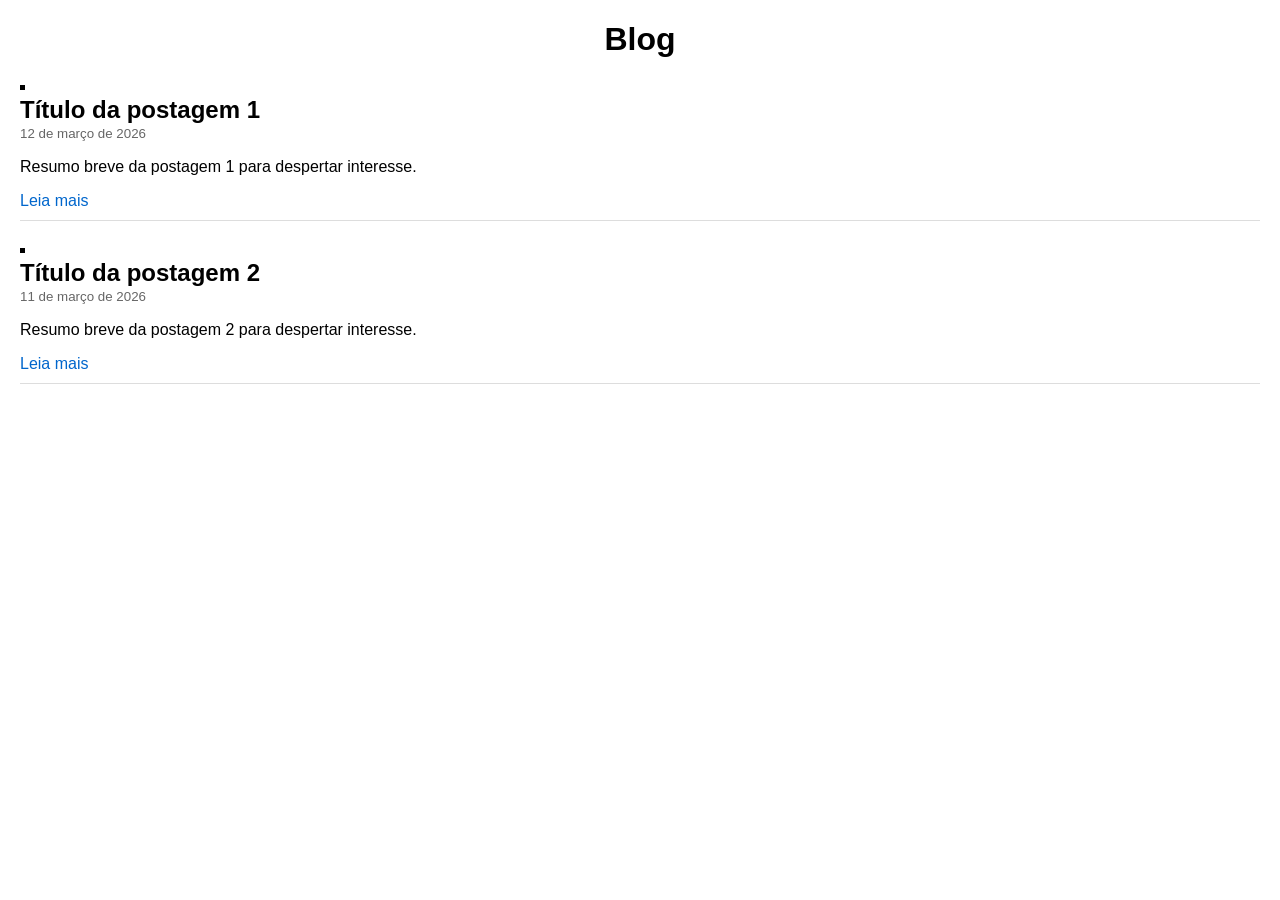
<file: 04/index.html>
<!DOCTYPE html>
<html lang="pt-BR">
<head>
    <meta charset="UTF-8">
    <meta name="viewport" content="width=device-width, initial-scale=1.0">
    <title>Blog</title>
    <link rel="stylesheet" href="styles.css">
</head>
<body>
    <h1>Blog</h1>
    <ul class="posts">
        <li>
            <h2>Título da postagem 1</h2>
            <small>12 de março de 2026</small>
            <p>Resumo breve da postagem 1 para despertar interesse.</p>
            <a href="#">Leia mais</a>
        </li>
        <li>
            <h2>Título da postagem 2</h2>
            <small>11 de março de 2026</small>
            <p>Resumo breve da postagem 2 para despertar interesse.</p>
            <a href="#">Leia mais</a>
        </li>
        <!-- Adicione mais posts conforme necessário -->
    </ul>
</body>
</html>
</file>
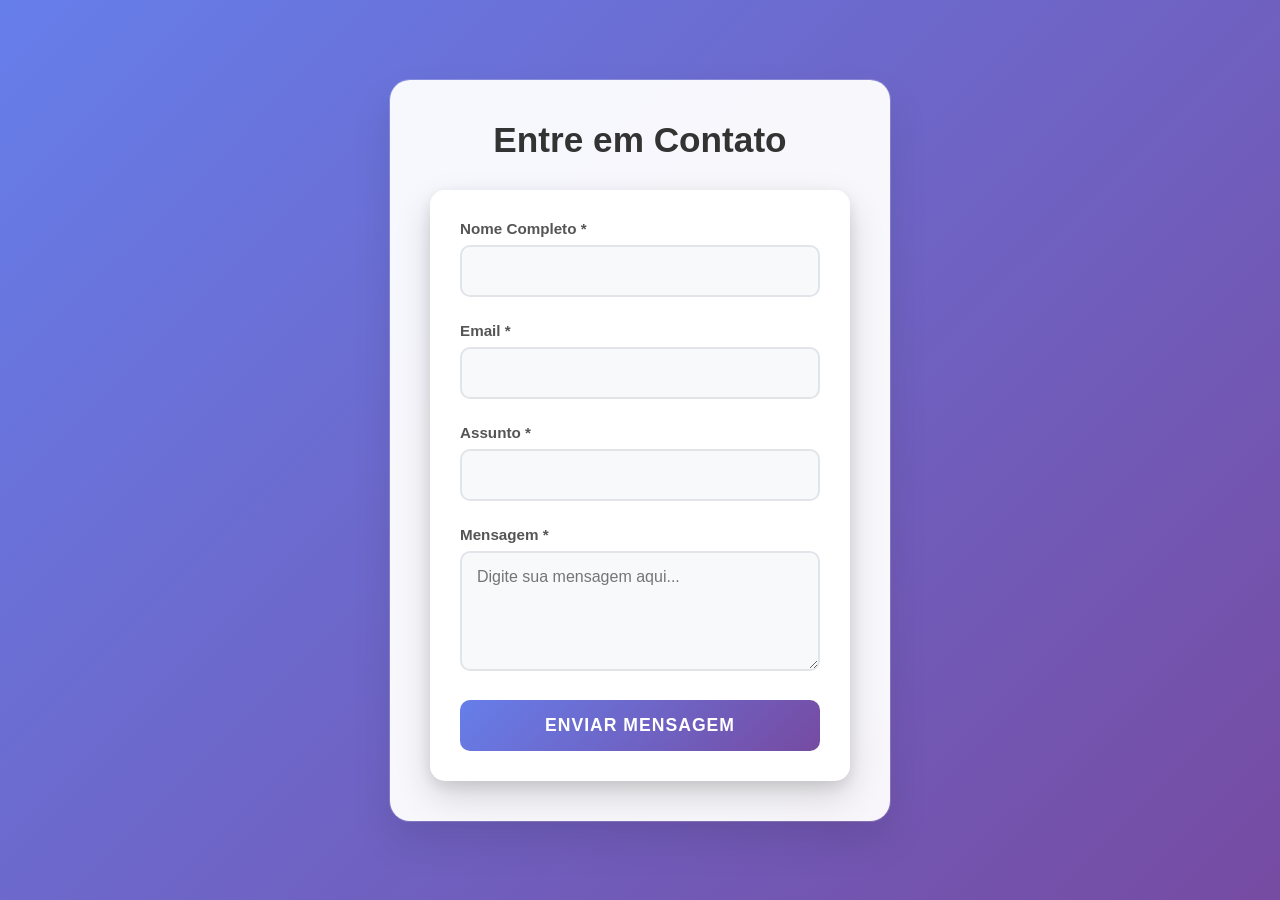
<file: 05/index.html>
<!DOCTYPE html>
<html lang="pt-BR">
<head>
    <meta charset="UTF-8">
    <meta name="viewport" content="width=device-width, initial-scale=1.0">
    <title>Página de Contato</title>
    <link rel="stylesheet" href="style.css">
</head>
<body>
    <div class="container">
        <h1>Entre em Contato</h1>
        
        <form action="#" method="POST">
            <div class="form-group">
                <label for="name">Nome Completo *</label>
                <input type="text" id="name" name="name" required>
            </div>

            <div class="form-group">
                <label for="email">Email *</label>
                <input type="email" id="email" name="email" required>
            </div>

            <div class="form-group">
                <label for="subject">Assunto *</label>
                <input type="text" id="subject" name="subject" required>
            </div>

            <div class="form-group">
                <label for="message">Mensagem *</label>
                <textarea id="message" name="message" required placeholder="Digite sua mensagem aqui..."></textarea>
            </div>

            <button type="submit" class="btn-submit">Enviar Mensagem</button>
        </form>
    </div>
</body>
</html>
</file>
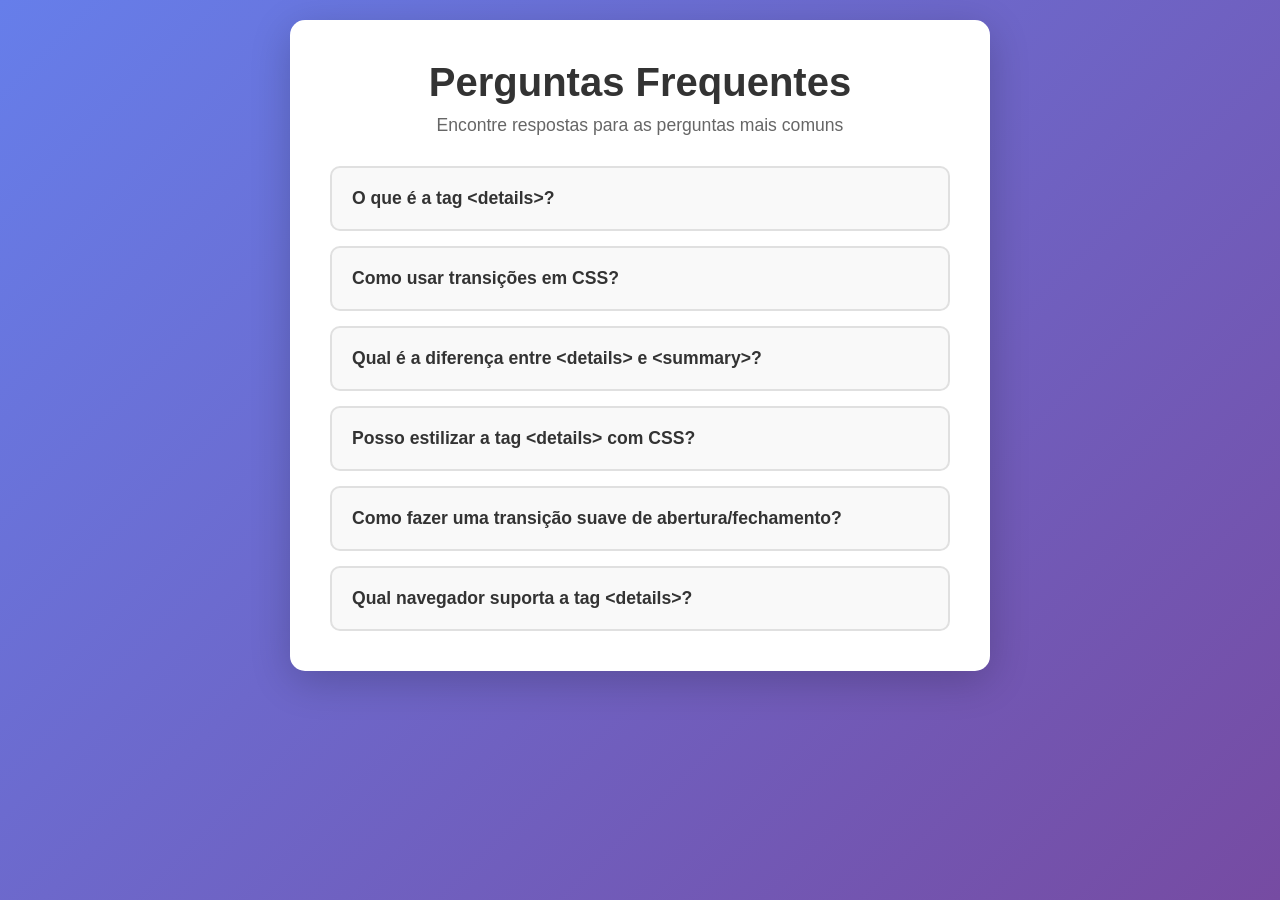
<file: 06/index.html>
<!DOCTYPE html>
<html lang="pt-BR">
<head>
    <meta charset="UTF-8">
    <meta name="viewport" content="width=device-width, initial-scale=1.0">
    <title>Página de FAQ</title>
    <link rel="stylesheet" href="styles.css">
</head>
<body>
    <div class="container">
        <h1>Perguntas Frequentes</h1>
        <p class="subtitle">Encontre respostas para as perguntas mais comuns</p>

        <div class="faq-list">
            <details class="faq-item">
                <summary class="faq-question">O que é a tag &lt;details&gt;?</summary>
                <div class="faq-answer">
                    <p>A tag &lt;details&gt; é um elemento HTML5 que cria uma seção dobrável onde você pode esconder e revelar conteúdo. É muito útil para FAQs e listas de informações adicionais que não precisam estar sempre visíveis.</p>
                </div>
            </details>

            <details class="faq-item">
                <summary class="faq-question">Como usar transições em CSS?</summary>
                <div class="faq-answer">
                    <p>A propriedade <code>transition</code> CSS permite animar mudanças de propriedades de forma suave. Você pode especificar quais propriedades transicionar, a duração, o timing function e o delay. Exemplo: <code>transition: all 0.3s ease-in-out;</code></p>
                </div>
            </details>

            <details class="faq-item">
                <summary class="faq-question">Qual é a diferença entre &lt;details&gt; e &lt;summary&gt;?</summary>
                <div class="faq-answer">
                    <p>A tag &lt;summary&gt; é usada dentro de &lt;details&gt; para definir o título ou rótulo que fica sempre visível. Ao clicar em &lt;summary&gt;, o conteúdo adicional dentro de &lt;details&gt; é revelado ou ocultado.</p>
                </div>
            </details>

            <details class="faq-item">
                <summary class="faq-question">Posso estilizar a tag &lt;details&gt; com CSS?</summary>
                <div class="faq-answer">
                    <p>Sim! Você pode estilizar tags &lt;details&gt; e &lt;summary&gt; usando CSS normal. Pode alterar cores, fontes, tamanhos, adicionar transições, e até customizar o marcador de expansão usando pseudo-elementos.</p>
                </div>
            </details>

            <details class="faq-item">
                <summary class="faq-question">Como fazer uma transição suave de abertura/fechamento?</summary>
                <div class="faq-answer">
                    <p>Para animar a abertura e fechamento, você pode usar <code>max-height</code> com uma transição. Defina um <code>max-height</code> para o estado fechado (geralmente igual à altura do &lt;summary&gt;) e um valor maior para o estado aberto. A transição do <code>max-height</code> cria o efeito de slide suave.</p>
                </div>
            </details>

            <details class="faq-item">
                <summary class="faq-question">Qual navegador suporta a tag &lt;details&gt;?</summary>
                <div class="faq-answer">
                    <p>A tag &lt;details&gt; é suportada por todos os navegadores modernos, incluindo Chrome, Firefox, Safari, Edge e Opera. Apenas navegadores muito antigos e Internet Explorer não suportam esta tag.</p>
                </div>
            </details>
        </div>
    </div>
</body>
</html>
</file>
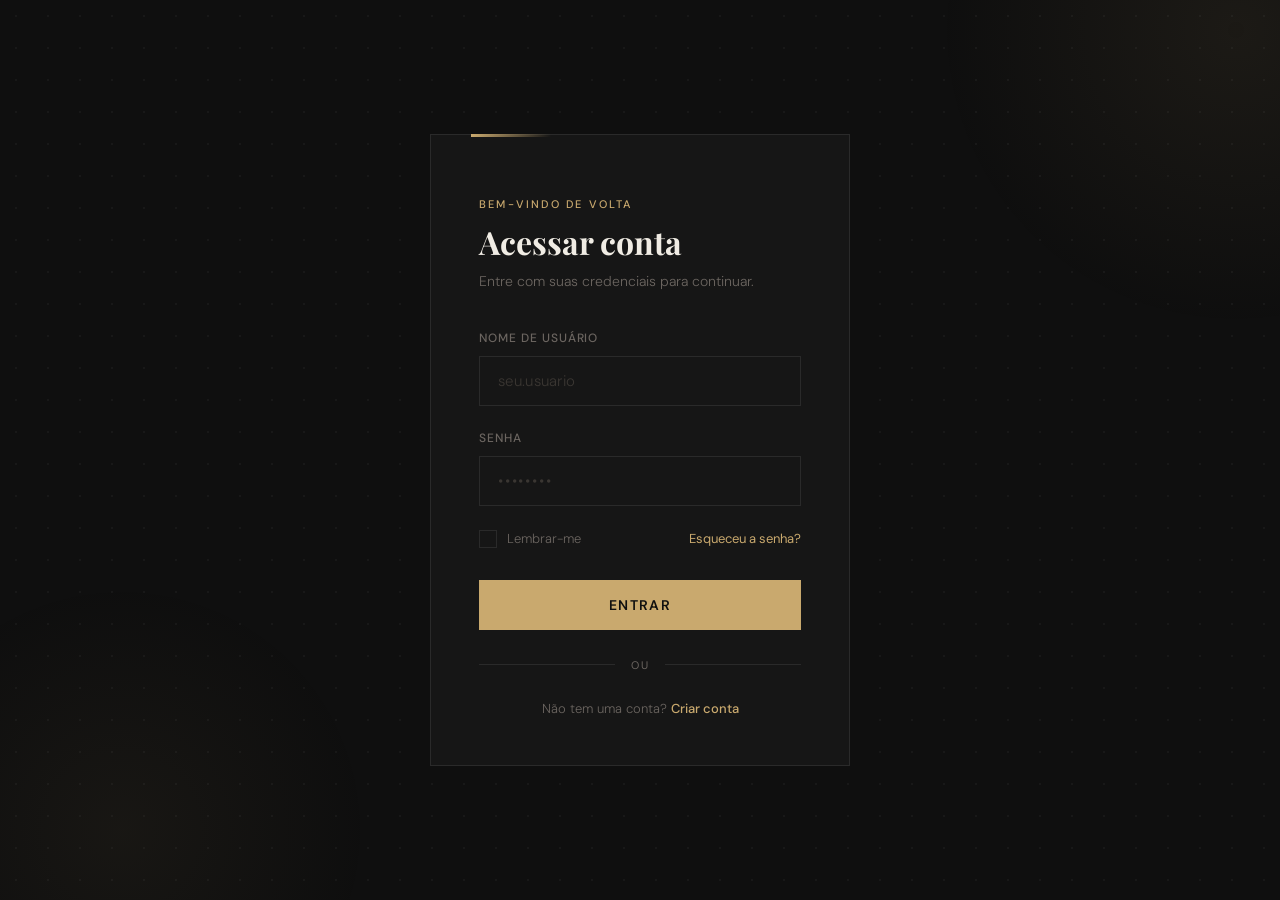
<file: 07/index.html>
<!DOCTYPE html>
<html lang="pt-BR">
<head>
  <meta charset="UTF-8" />
  <meta name="viewport" content="width=device-width, initial-scale=1.0"/>
  <title>Login</title>
  <link href="https://fonts.googleapis.com/css2?family=Playfair+Display:wght@400;700&family=DM+Sans:wght@300;400;500&display=swap" rel="stylesheet"/>
  <link rel="stylesheet" href="style.css"/>
</head>
<body>
  <div class="dot-grid"></div>

  <div class="card">
    <div class="header">
      <p class="eyebrow">Bem-vindo de volta</p>
      <h1>Acessar conta</h1>
      <p>Entre com suas credenciais para continuar.</p>
    </div>

    <!-- Campo: Nome de usuário -->
    <div class="field">
      <label for="usuario">Nome de usuário</label>
      <input
        type="text"
        id="usuario"
        name="usuario"
        placeholder="seu.usuario"
        autocomplete="username"
      />
    </div>

    <!-- Campo: Senha -->
    <div class="field">
      <label for="senha">Senha</label>
      <input
        type="password"
        id="senha"
        name="senha"
        placeholder="••••••••"
        autocomplete="current-password"
      />
    </div>

    <!-- Opções -->
    <div class="options">
      <label class="remember">
        <input type="checkbox" id="lembrar" />
        <span>Lembrar-me</span>
      </label>
      <a href="#" class="forgot">Esqueceu a senha?</a>
    </div>

    <!-- Botão -->
    <button class="btn-login">Entrar</button>

    <div class="divider"><span>ou</span></div>

    <div class="footer">
      Não tem uma conta? <a href="#">Criar conta</a>
    </div>
  </div>
</body>
</html>
</file>
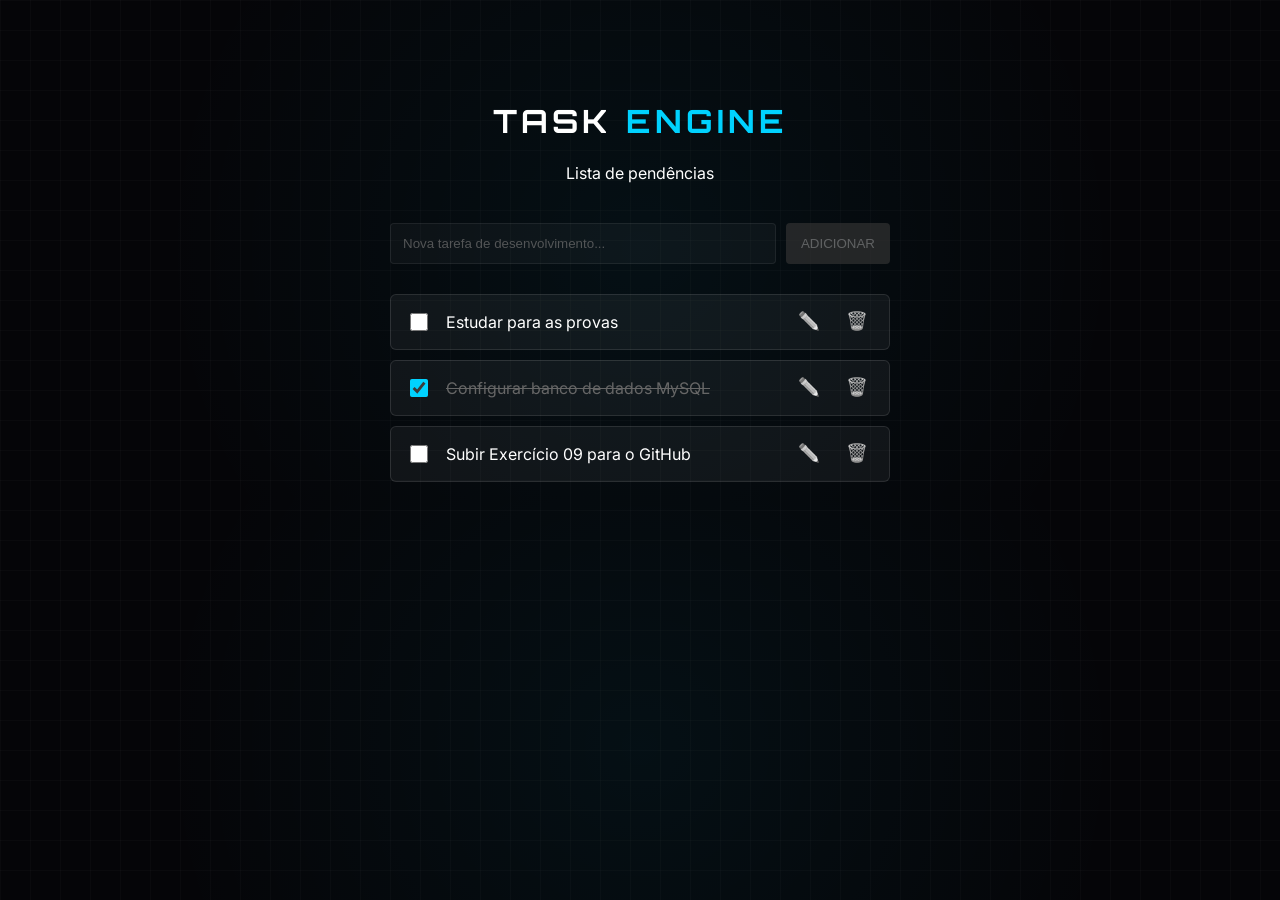
<file: Exercicio_09/index.html>
<!DOCTYPE html>
<html lang="pt-br">
<head>
    <meta charset="UTF-8">
    <meta name="viewport" content="width=device-width, initial-scale=1.0">
    <title> Task Engine </title>
    <link rel="stylesheet" href="style.css">
</head>
<body>

    <main class="todo-wrapper">
        <header class="todo-header">
            <h1>TASK <span> ENGINE</span></h1>
            <p>Lista de pendências</p>
        </header>

        <section class="add-task-area">
            <input type="text" placeholder="Nova tarefa de desenvolvimento..." disabled>
            <button class="btn-disabled">ADICIONAR</button>
        </section>

        <ul class="task-container">
            
            <li class="task-card">
                <input type="checkbox" id="task1">
                <label for="task1" class="task-text">Estudar para as provas </label>
                <div class="task-actions">
                    <button type="button">✏️</button>
                    <button type="button">🗑️</button>
                </div>
            </li>

            <li class="task-card completed">
                <input type="checkbox" id="task2" checked>
                <label for="task2" class="task-text">Configurar banco de dados MySQL</label>
                <div class="task-actions">
                    <button type="button">✏️</button>
                    <button type="button">🗑️</button>
                </div>
            </li>

            <li class="task-card">
                <input type="checkbox" id="task3">
                <label for="task3" class="task-text">Subir Exercício 09 para o GitHub</label>
                <div class="task-actions">
                    <button type="button">✏️</button>
                    <button type="button">🗑️</button>
                </div>
            </li>

        </ul>
    </main>

</body>
</html>
</file>
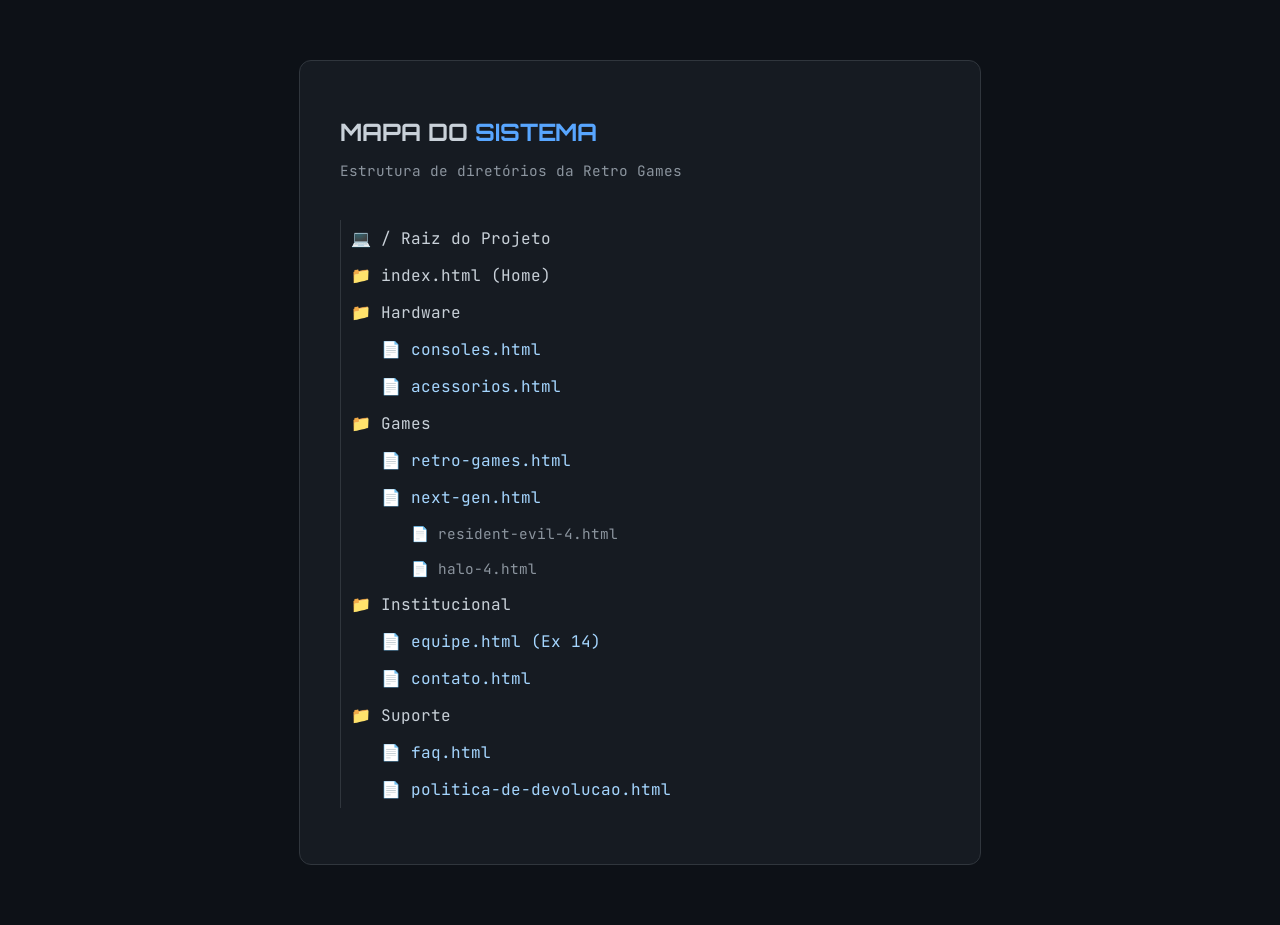
<file: Exercício_11/index.html>
<!DOCTYPE html>
<html lang="pt-br">
<head>
    <meta charset="UTF-8">
    <meta name="viewport" content="width=device-width, initial-scale=1.0">
    <title>Sitemap | Retro Games</title>
    <link rel="stylesheet" href="style.css">
</head>
<body>

    <main class="sitemap-wrapper">
        <header>
            <h1>MAPA DO <span>SISTEMA</span></h1>
            <p>Estrutura de diretórios da Retro Games</p>
        </header>

        <nav class="tree-nav">
            <ul>
                <li class="root">/ Raiz do Projeto</li>
                
                <li class="folder">index.html (Home)</li>
                
                <li class="folder">Hardware</li>
                <li class="file level-1">consoles.html</li>
                <li class="file level-1">acessorios.html</li>
                
                <li class="folder">Games</li>
                <li class="file level-1">retro-games.html</li>
                <li class="file level-1">next-gen.html</li>
                <li class="file level-2">resident-evil-4.html</li>
                <li class="file level-2">halo-4.html</li>

                <li class="folder">Institucional</li>
                <li class="file level-1">equipe.html (Ex 14)</li>
                <li class="file level-1">contato.html</li>
                
                <li class="folder">Suporte</li>
                <li class="file level-1">faq.html</li>
                <li class="file level-1">politica-de-devolucao.html</li>
            </ul>
        </nav>
    </main>

</body>
</html>
</file>
<file: 04/styles.css>
/* estilos da página de blog */
body {
    font-family: Arial, sans-serif;
    margin: 20px;
    background-color: #ffffff;
}
h1 {
    text-align: center;
    margin-bottom: 20px;
}
.posts {
    list-style: square inside;
    padding: 0;
}
.posts li {
    margin-bottom: 20px;
    border-bottom: 1px solid #ddd;
    padding-bottom: 10px;
}
.posts h2 {
    margin: 0;
}
.posts small {
    color: #666;
}
.posts a {
    text-decoration: none;
    color: #0066cc;
}
</file>
<file: 05/style.css>
* {
    margin: 0;
    padding: 0;
    box-sizing: border-box;
}

body {
    font-family: 'Arial', sans-serif;
    background: linear-gradient(135deg, #667eea 0%, #764ba2 100%);
    min-height: 100vh;
    display: flex;
    justify-content: center;
    align-items: center;
    padding: 20px;
}

.container {
    background: rgba(255, 255, 255, 0.95);
    padding: 40px;
    border-radius: 20px;
    max-width: 500px;
    width: 100%;
    box-shadow: 
        0 20px 40px rgba(0, 0, 0, 0.1),
        0 0 0 1px rgba(255, 255, 255, 0.2);
}

h1 {
    text-align: center;
    color: #333;
    margin-bottom: 30px;
    font-size: 2.2em;
}

form {
    /* Propriedade box-shadow aplicada ao formulário */
    box-shadow: 
        0 15px 35px rgba(0, 0, 0, 0.15),
        0 5px 15px rgba(0, 0, 0, 0.1),
        inset 0 1px 0 rgba(255, 255, 255, 0.8);
    border-radius: 15px;
    padding: 30px;
    background: #fff;
    backdrop-filter: blur(10px);
}

.form-group {
    margin-bottom: 25px;
}

label {
    display: block;
    margin-bottom: 8px;
    color: #555;
    font-weight: 600;
    font-size: 0.95em;
}

input,
textarea {
    width: 100%;
    padding: 15px;
    border: 2px solid #e1e5e9;
    border-radius: 10px;
    font-size: 1em;
    transition: all 0.3s ease;
    background: #f8f9fa;
}

input:focus,
textarea:focus {
    outline: none;
    border-color: #667eea;
    background: #fff;
    box-shadow: 0 0 0 3px rgba(102, 126, 234, 0.1);
    transform: translateY(-2px);
}

textarea {
    resize: vertical;
    min-height: 120px;
    font-family: inherit;
}

.btn-submit {
    width: 100%;
    padding: 15px;
    background: linear-gradient(135deg, #667eea 0%, #764ba2 100%);
    color: white;
    border: none;
    border-radius: 10px;
    font-size: 1.1em;
    font-weight: 600;
    cursor: pointer;
    transition: all 0.3s ease;
    text-transform: uppercase;
    letter-spacing: 1px;
}

.btn-submit:hover {
    transform: translateY(-3px);
    box-shadow: 0 10px 25px rgba(102, 126, 234, 0.4);
}

.btn-submit:active {
    transform: translateY(-1px);
}

@media (max-width: 480px) {
    .container {
        padding: 20px;
    }
    
    form {
        padding: 20px;
    }
}
</file>
<file: 06/styles.css>
* {
    margin: 0;
    padding: 0;
    box-sizing: border-box;
}

body {
    font-family: 'Segoe UI', Tahoma, Geneva, Verdana, sans-serif;
    background: linear-gradient(135deg, #667eea 0%, #764ba2 100%);
    min-height: 100vh;
    padding: 20px;
}

.container {
    max-width: 700px;
    margin: 0 auto;
    background: white;
    border-radius: 15px;
    box-shadow: 0 10px 40px rgba(0, 0, 0, 0.2);
    padding: 40px;
}

h1 {
    color: #333;
    margin-bottom: 10px;
    font-size: 2.5em;
    text-align: center;
}

.subtitle {
    color: #666;
    text-align: center;
    margin-bottom: 30px;
    font-size: 1.1em;
}

.faq-list {
    display: flex;
    flex-direction: column;
    gap: 15px;
}

.faq-item {
    border: 2px solid #e0e0e0;
    border-radius: 10px;
    overflow: hidden;
    background: #f9f9f9;
    transition: all 0.3s ease-in-out;
}

.faq-item:hover {
    border-color: #667eea;
    box-shadow: 0 5px 15px rgba(102, 126, 234, 0.1);
}

.faq-item[open] {
    background: #f0f4ff;
    border-color: #667eea;
}

.faq-question {
    cursor: pointer;
    padding: 20px;
    user-select: none;
    font-weight: 600;
    color: #333;
    font-size: 1.1em;
    display: flex;
    align-items: center;
    justify-content: space-between;
    transition: all 0.3s ease-in-out;
}

.faq-question:hover {
    color: #667eea;
    background: rgba(102, 126, 234, 0.05);
}

.faq-question::marker {
    color: #667eea;
    font-size: 1.3em;
}

.faq-answer {
    max-height: 0;
    overflow: hidden;
    transition: all 0.4s ease-in-out;
    padding: 0 20px;
}

.faq-item[open] .faq-answer {
    max-height: 500px;
    padding: 0 20px 20px 20px;
}

.faq-answer p {
    color: #555;
    line-height: 1.6;
    font-size: 1em;
    animation: slideIn 0.4s ease-in-out;
}

code {
    background: #e8e8e8;
    padding: 2px 6px;
    border-radius: 4px;
    font-family: 'Courier New', monospace;
    color: #764ba2;
}

@keyframes slideIn {
    from {
        opacity: 0;
        transform: translateY(-10px);
    }
    to {
        opacity: 1;
        transform: translateY(0);
    }
}

/* Responsivo */
@media (max-width: 600px) {
    .container {
        padding: 20px;
    }

    h1 {
        font-size: 2em;
    }

    .faq-question {
        padding: 15px;
        font-size: 1em;
    }

    .faq-answer {
        padding: 0 15px;
    }

    .faq-item[open] .faq-answer {
        padding: 0 15px 15px 15px;
    }
}
</file>
<file: 07/style.css>
:root {
  --bg: #0f0f0f;
  --card: #161616;
  --border: #2a2a2a;
  --border-focus: #c9a96e;
  --text: #f0ece4;
  --muted: #6b6560;
  --accent: #c9a96e;
  --accent-dark: #a8843f;
  --error: #d97e6a;
}

* {
  margin: 0;
  padding: 0;
  box-sizing: border-box;
}

body {
  background-color: var(--bg);
  min-height: 100vh;
  display: flex;
  align-items: center;
  justify-content: center;
  font-family: 'DM Sans', sans-serif;
  color: var(--text);
  position: relative;
  overflow: hidden;
}

/* Fundo decorativo */
body::before {
  content: '';
  position: fixed;
  top: -30%;
  right: -20%;
  width: 600px;
  height: 600px;
  background: radial-gradient(circle, rgba(201,169,110,0.07) 0%, transparent 70%);
  pointer-events: none;
}

body::after {
  content: '';
  position: fixed;
  bottom: -20%;
  left: -10%;
  width: 500px;
  height: 500px;
  background: radial-gradient(circle, rgba(201,169,110,0.05) 0%, transparent 70%);
  pointer-events: none;
}

/* Grade de pontos decorativos */
.dot-grid {
  position: fixed;
  inset: 0;
  background-image: radial-gradient(circle, rgba(255,255,255,0.04) 1px, transparent 1px);
  background-size: 32px 32px;
  pointer-events: none;
}

/* Card principal */
.card {
  position: relative;
  width: 420px;
  background: var(--card);
  border: 1px solid var(--border);
  padding: 52px 48px 48px;
  animation: fadeUp 0.6s ease both;
}

/* Detalhe decorativo no canto do card */
.card::before {
  content: '';
  position: absolute;
  top: -1px;
  left: 40px;
  width: 80px;
  height: 3px;
  background: linear-gradient(90deg, var(--accent), transparent);
}

@keyframes fadeUp {
  from { opacity: 0; transform: translateY(24px); }
  to   { opacity: 1; transform: translateY(0); }
}

/* Cabeçalho */
.header {
  margin-bottom: 40px;
}

.header .eyebrow {
  font-size: 11px;
  letter-spacing: 0.2em;
  text-transform: uppercase;
  color: var(--accent);
  font-weight: 500;
  margin-bottom: 12px;
}

.header h1 {
  font-family: 'Playfair Display', serif;
  font-size: 32px;
  font-weight: 700;
  color: var(--text);
  line-height: 1.2;
}

.header p {
  margin-top: 10px;
  font-size: 14px;
  color: var(--muted);
  font-weight: 300;
}

/* Grupo de campo */
.field {
  margin-bottom: 24px;
}

.field label {
  display: block;
  font-size: 12px;
  font-weight: 500;
  letter-spacing: 0.08em;
  text-transform: uppercase;
  color: var(--muted);
  margin-bottom: 10px;
  transition: color 0.2s;
}

.field:focus-within label {
  color: var(--accent);
}

/* ===================================
   TAG <input> COM PROPRIEDADE border
   =================================== */
.field input {
  width: 100%;
  padding: 14px 18px;
  font-family: 'DM Sans', sans-serif;
  font-size: 15px;
  font-weight: 300;
  color: var(--text);
  background: transparent;

  /* Propriedade border — borda padrão */
  border: 1px solid var(--border);

  outline: none;
  transition: border 0.25s ease, background 0.25s ease;
  letter-spacing: 0.02em;
}

.field input::placeholder {
  color: #3a3632;
}

/* Borda ao focar no input */
.field input:focus {
  border: 1px solid var(--accent);
  background: rgba(201,169,110,0.03);
}

/* Borda diferenciada para senha */
#senha {
  border: 1px solid var(--border);
  letter-spacing: 0.12em;
}

#senha:focus {
  border: 1px solid var(--accent);
}

/* Opções (lembrar / esqueceu senha) */
.options {
  display: flex;
  align-items: center;
  justify-content: space-between;
  margin-bottom: 32px;
}

.remember {
  display: flex;
  align-items: center;
  gap: 10px;
  cursor: pointer;
}

/* Checkbox com border personalizada */
.remember input[type="checkbox"] {
  appearance: none;
  width: 18px;
  height: 18px;
  border: 1px solid var(--border);
  background: transparent;
  cursor: pointer;
  position: relative;
  flex-shrink: 0;
  transition: border 0.2s, background 0.2s;
}

.remember input[type="checkbox"]:checked {
  background: var(--accent);
  border: 1px solid var(--accent);
}

.remember input[type="checkbox"]:checked::after {
  content: '';
  position: absolute;
  left: 5px;
  top: 2px;
  width: 5px;
  height: 9px;
  border: 2px solid #0f0f0f;
  border-top: none;
  border-left: none;
  transform: rotate(45deg);
}

.remember span {
  font-size: 13px;
  color: var(--muted);
  font-weight: 300;
}

.forgot {
  font-size: 13px;
  color: var(--accent);
  text-decoration: none;
  font-weight: 400;
  transition: opacity 0.2s;
}

.forgot:hover {
  opacity: 0.7;
}

/* Botão de entrar */
.btn-login {
  width: 100%;
  padding: 16px;
  background: var(--accent);
  border: none;
  color: #0f0f0f;
  font-family: 'DM Sans', sans-serif;
  font-size: 14px;
  font-weight: 600;
  letter-spacing: 0.1em;
  text-transform: uppercase;
  cursor: pointer;
  transition: background 0.2s, transform 0.1s;
  position: relative;
  overflow: hidden;
}

.btn-login::after {
  content: '';
  position: absolute;
  inset: 0;
  background: rgba(255,255,255,0);
  transition: background 0.2s;
}

.btn-login:hover {
  background: var(--accent-dark);
}

.btn-login:active {
  transform: scale(0.99);
}

/* Rodapé do card */
.footer {
  margin-top: 28px;
  text-align: center;
  font-size: 13px;
  color: var(--muted);
  font-weight: 300;
}

.footer a {
  color: var(--accent);
  text-decoration: none;
  font-weight: 500;
  transition: opacity 0.2s;
}

.footer a:hover {
  opacity: 0.7;
}

/* Divisor */
.divider {
  display: flex;
  align-items: center;
  gap: 16px;
  margin: 28px 0;
}

.divider::before,
.divider::after {
  content: '';
  flex: 1;
  height: 1px;
  background: var(--border);
}

.divider span {
  font-size: 11px;
  color: var(--muted);
  letter-spacing: 0.1em;
  text-transform: uppercase;
}
</file>
<file: Exercicio_09/style.css>
@import url('https://fonts.googleapis.com/css2?family=Orbitron:wght@700&family=Inter:wght@400;600&display=swap');

:root {
    --bg-dark: #050508;
    --card-bg: rgba(255, 255, 255, 0.05);
    --neon-blue: #00d2ff;
    --text-main: #ffffff;
}

body {
    background-color: var(--bg-dark);
    background-image: 
        radial-gradient(circle at 50% 50%, rgba(0, 210, 255, 0.05), transparent 70%),
        linear-gradient(rgba(255, 255, 255, 0.02) 1px, transparent 1px),
        linear-gradient(90deg, rgba(255, 255, 255, 0.02) 1px, transparent 1px);
    background-size: 100% 100%, 30px 30px, 30px 30px;
    color: var(--text-main);
    font-family: 'Inter', sans-serif;
    display: flex;
    justify-content: center;
    margin: 0;
    padding-top: 80px;
}

.todo-wrapper {
    width: 100%;
    max-width: 500px;
}

.todo-header {
    text-align: center;
    margin-bottom: 40px;
}

.todo-header h1 {
    font-family: 'Orbitron', sans-serif;
    letter-spacing: 4px;
}

.todo-header h1 span { color: var(--neon-blue); }

.add-task-area {
    display: flex;
    gap: 10px;
    margin-bottom: 30px;
    opacity: 0.7; 
}

input[type="text"] {
    flex: 1;
    background: var(--card-bg);
    border: 1px solid rgba(255, 255, 255, 0.1);
    padding: 12px;
    color: white;
    border-radius: 4px;
}

.btn-disabled {
    background: #333;
    color: #888;
    border: none;
    padding: 0 15px;
    border-radius: 4px;
    cursor: not-allowed;
}

.task-container {
    list-style: none; 
    padding: 0;
}

.task-card {
    background: var(--card-bg);
    border: 1px solid rgba(255, 255, 255, 0.1);
    margin-bottom: 10px;
    padding: 15px;
    display: flex;
    align-items: center;
    border-radius: 6px;
}

.task-text {
    flex: 1;
    margin-left: 15px;
    cursor: pointer;
}


input[type="checkbox"]:checked + .task-text {
    text-decoration: line-through;
    color: #666;
}


.completed .task-text {
    text-decoration: line-through;
    color: #666;
}

.task-actions button {
    background: none;
    border: none;
    cursor: pointer;
    margin-left: 10px;
    font-size: 1.1rem;
    filter: grayscale(1);
    transition: 0.3s;
}

.task-actions button:hover { filter: grayscale(0); }

input[type="checkbox"] {
    width: 18px;
    height: 18px;
    accent-color: var(--neon-blue);
}

/* =========================================
        RESPONSIVIDADE: CELULARES 
   ========================================= */
@media (max-width: 600px) {
    
    body {
        padding-top: 40px; 
        padding-left: 15px;
        padding-right: 15px;
    }

    .todo-header h1 {
        font-size: 1.6rem;
        letter-spacing: 2px;
    }

    .task-card {
        padding: 12px 10px;
    }

    .task-text {
        font-size: 0.9rem;
        margin-left: 10px;
    }

    .add-task-area {
        flex-direction: column; 
    }

    .btn-disabled {
        padding: 12px;
        width: 100%; 
    }
}
</file>
<file: Exercício_11/style.css>
@import url('https://fonts.googleapis.com/css2?family=JetBrains+Mono:wght@400;600&family=Orbitron:wght@700&display=swap');

:root {
    --bg-dark: #0d1117;
    --neon-blue: #58a6ff;
    --folder-color: #d29922;
    --file-color: #7ee787;
    --text-white: #c9d1d9;
}

body {
    background-color: var(--bg-dark);
    color: var(--text-white);
    font-family: 'JetBrains Mono', monospace; 
    display: flex;
    justify-content: center;
    padding: 60px 20px;
    margin: 0;
}

.sitemap-wrapper {
    width: 100%;
    max-width: 600px;
    background: #161b22;
    padding: 40px;
    border-radius: 12px;
    border: 1px solid #30363d;
}

header h1 {
    font-family: 'Orbitron', sans-serif;
    font-size: 1.5rem;
    margin-bottom: 5px;
}

header span { color: var(--neon-blue); }

header p {
    color: #8b949e;
    font-size: 0.9rem;
    margin-bottom: 40px;
}

.tree-nav ul {
    list-style: none;
    padding: 0;
}

.tree-nav li {
    padding: 8px 0;
    border-left: 1px solid #30363d;
    position: relative;
}


.folder::before { content: "📁 "; color: var(--folder-color); margin-left: 10px; }
.file::before { content: "📄 "; color: var(--file-color); margin-left: 10px; }
.root::before { content: "💻 "; color: var(--neon-blue); margin-left: 10px; }



.level-1 {
    text-indent: 30px; 
    color: #a5d6ff;
}


.level-2 {
    text-indent: 60px;
    color: #8b949e;
    font-size: 0.9rem;
}


.tree-nav li:hover {
    background: rgba(88, 166, 255, 0.05);
    cursor: default;
}

/* =========================================
        RESPONSIVIDADE: CELULARES 
   ========================================= */
@media (max-width: 600px) {
    
    body {
        padding: 30px 10px;
    }

    .sitemap-wrapper {
        padding: 25px 15px;
    }

    header h1 {
        font-size: 1.2rem;
    }

    .level-1 {
        text-indent: 15px; 
    }

    .level-2 {
        text-indent: 30px; 
        font-size: 0.85rem;
    }

    .folder::before, .file::before, .root::before {
        margin-left: 5px;
    }

    .tree-nav li {
        word-break: break-word;
        padding-right: 5px;
    }
}
</file>
